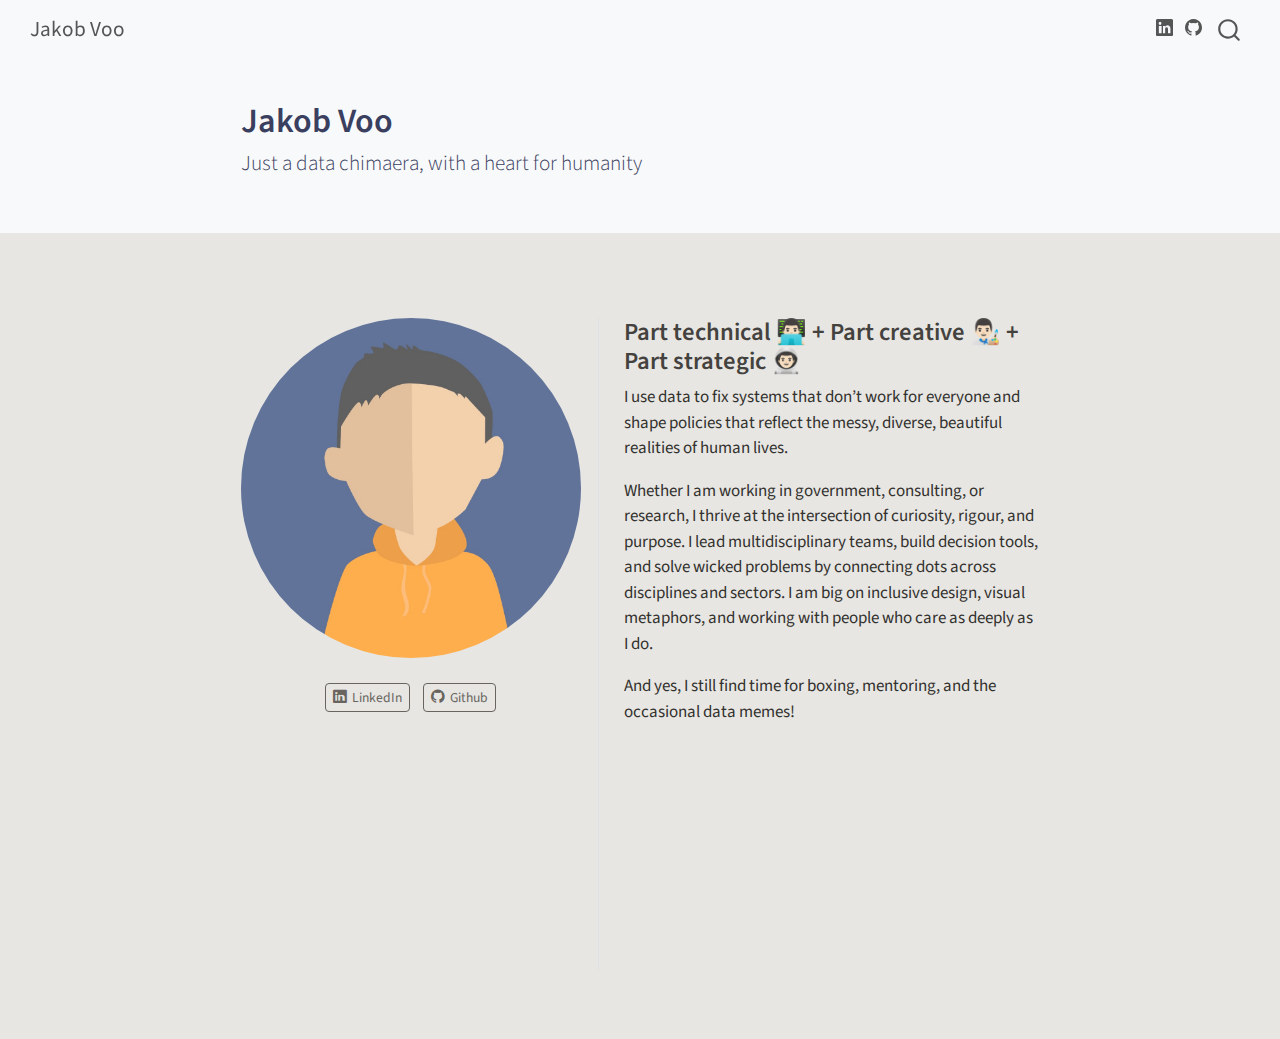
<file: index.html>
<html xmlns="http://www.w3.org/1999/xhtml">    
  <head>      
    <title>Redirect to home.html</title>      
    <meta http-equiv="refresh" content="0;URL='home.html'" />    
  </head>    
  <body> 
  </body>  
</html>
</file>
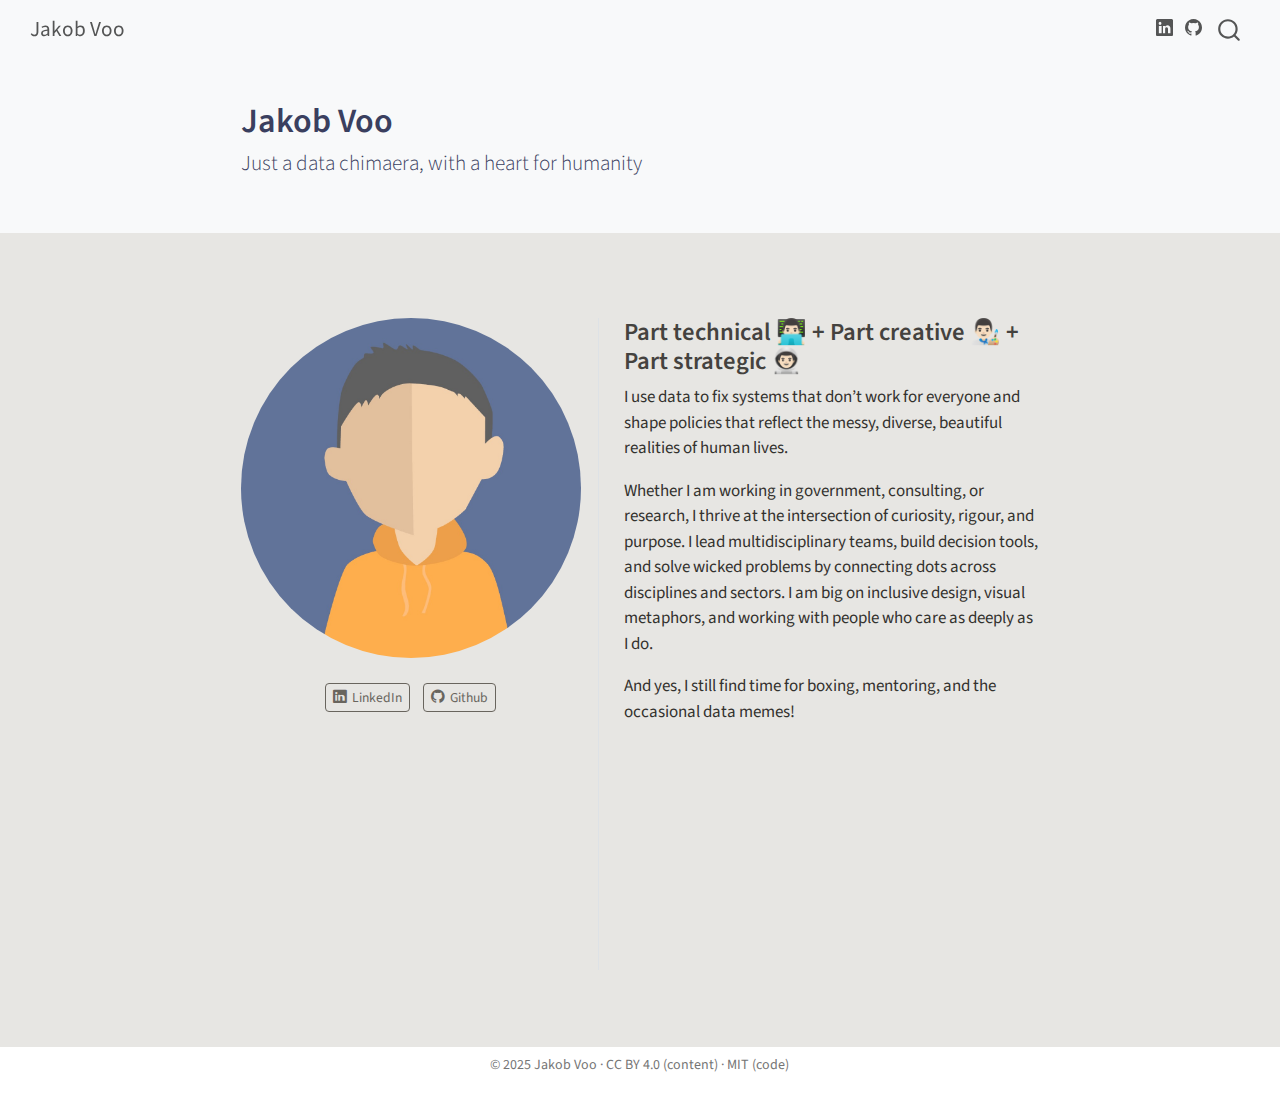
<file: home.html>
<!DOCTYPE html>
<html xmlns="http://www.w3.org/1999/xhtml" lang="en" xml:lang="en"><head>

<meta charset="utf-8">
<meta name="generator" content="quarto-1.7.32">

<meta name="viewport" content="width=device-width, initial-scale=1.0, user-scalable=yes">


<title>Jakob Voo</title>
<style>
code{white-space: pre-wrap;}
span.smallcaps{font-variant: small-caps;}
div.columns{display: flex; gap: min(4vw, 1.5em);}
div.column{flex: auto; overflow-x: auto;}
div.hanging-indent{margin-left: 1.5em; text-indent: -1.5em;}
ul.task-list{list-style: none;}
ul.task-list li input[type="checkbox"] {
  width: 0.8em;
  margin: 0 0.8em 0.2em -1em; /* quarto-specific, see https://github.com/quarto-dev/quarto-cli/issues/4556 */ 
  vertical-align: middle;
}
</style>


<script src="site_libs/quarto-nav/quarto-nav.js"></script>
<script src="site_libs/quarto-nav/headroom.min.js"></script>
<script src="site_libs/clipboard/clipboard.min.js"></script>
<script src="site_libs/quarto-search/autocomplete.umd.js"></script>
<script src="site_libs/quarto-search/fuse.min.js"></script>
<script src="site_libs/quarto-search/quarto-search.js"></script>
<meta name="quarto:offset" content="./">
<script src="site_libs/quarto-html/quarto.js" type="module"></script>
<script src="site_libs/quarto-html/tabsets/tabsets.js" type="module"></script>
<script src="site_libs/quarto-html/popper.min.js"></script>
<script src="site_libs/quarto-html/tippy.umd.min.js"></script>
<link href="site_libs/quarto-html/tippy.css" rel="stylesheet">
<link href="site_libs/quarto-html/quarto-syntax-highlighting-5b7483c97dc30dc8d012982105b21dc6.css" rel="stylesheet" id="quarto-text-highlighting-styles">
<script src="site_libs/bootstrap/bootstrap.min.js"></script>
<link href="site_libs/bootstrap/bootstrap-icons.css" rel="stylesheet">
<link href="site_libs/bootstrap/bootstrap-cf0ad2efb24fac0bbfa145a543a5f50f.min.css" rel="stylesheet" append-hash="true" id="quarto-bootstrap" data-mode="light">
<script id="quarto-search-options" type="application/json">{
  "location": "navbar",
  "copy-button": false,
  "collapse-after": 3,
  "panel-placement": "end",
  "type": "overlay",
  "limit": 50,
  "keyboard-shortcut": [
    "f",
    "/",
    "s"
  ],
  "show-item-context": false,
  "language": {
    "search-no-results-text": "No results",
    "search-matching-documents-text": "matching documents",
    "search-copy-link-title": "Copy link to search",
    "search-hide-matches-text": "Hide additional matches",
    "search-more-match-text": "more match in this document",
    "search-more-matches-text": "more matches in this document",
    "search-clear-button-title": "Clear",
    "search-text-placeholder": "",
    "search-detached-cancel-button-title": "Cancel",
    "search-submit-button-title": "Submit",
    "search-label": "Search"
  }
}</script>
<style>

      .quarto-title-block .quarto-title-banner h1,
      .quarto-title-block .quarto-title-banner h2,
      .quarto-title-block .quarto-title-banner h3,
      .quarto-title-block .quarto-title-banner h4,
      .quarto-title-block .quarto-title-banner h5,
      .quarto-title-block .quarto-title-banner h6
      {
        color: #3A3F5F;
      }

      .quarto-title-block .quarto-title-banner {
        color: #3A3F5F;
      }
</style>


<meta property="og:title" content="Jakob Voo">
<meta property="og:description" content="Just a data chimaera, with a heart for humanity">
<meta property="og:image" content="https://jakobvoo.github.io/featureless-cartoonised-face.jpeg">
<meta property="og:site_name" content="Jakob Voo">
</head>

<body class="nav-fixed fullcontent quarto-light">

<div id="quarto-search-results"></div>
  <header id="quarto-header" class="headroom fixed-top quarto-banner">
    <nav class="navbar navbar-expand-lg " data-bs-theme="dark">
      <div class="navbar-container container-fluid">
      <div class="navbar-brand-container mx-auto">
    <a class="navbar-brand" href="./index.html">
    <span class="navbar-title">Jakob Voo</span>
    </a>
  </div>
        <div class="quarto-navbar-tools tools-end">
    <a href="https://linkedin.com/in/jakobvoo/" title="" class="quarto-navigation-tool px-1" aria-label=""><i class="bi bi-linkedin"></i></a>
    <a href="https://github.com/jakobvoo" title="" class="quarto-navigation-tool px-1" aria-label=""><i class="bi bi-github"></i></a>
</div>
          <div id="quarto-search" class="" title="Search"></div>
      </div> <!-- /container-fluid -->
    </nav>
</header>
<!-- content -->
<header id="title-block-header" class="quarto-title-block default page-columns page-full">
  <div class="quarto-title-banner page-columns page-full">
    <div class="quarto-title column-body">
      <h1 class="title">Jakob Voo</h1>
            <p class="subtitle lead">Just a data chimaera, with a heart for humanity</p>
                      </div>
  </div>
  <div class="quarto-title-meta">
    </div>
  </header><div id="quarto-content" class="quarto-container page-columns page-rows-contents page-layout-article page-navbar">
<!-- sidebar -->
<!-- margin-sidebar -->
    
<!-- main -->
<div class="quarto-about-trestles">
  <div class="about-entity">
    <img src="featureless-cartoonised-face.jpeg" class="about-image
  round " style="height: 20em; width: 20em;">

    <div class="about-links">
  <a href="https://linkedin.com/in/jakobvoo/" class="about-link" rel="" target="">
    <i class="bi bi-linkedin"></i>
     <span class="about-link-text">LinkedIn</span>
  </a>
  <a href="https://github.com/jakobvoo" class="about-link" rel="" target="">
    <i class="bi bi-github"></i>
     <span class="about-link-text">Github</span>
  </a>
</div>
  </div>
  <div class="about-contents"><main class="content quarto-banner-title-block" id="quarto-document-content">
<section id="part-technical-part-creative-part-strategic" class="level3">
<h3 data-anchor-id="part-technical-part-creative-part-strategic">Part technical 👨🏻‍💻 + Part creative 👨🏻‍🎨 + Part strategic 👨🏻‍🚀</h3>
<p>I use data to fix systems that don’t work for everyone and shape policies that reflect the messy, diverse, beautiful realities of human lives.</p>
<p>Whether I am working in government, consulting, or research, I thrive at the intersection of curiosity, rigour, and purpose. I lead multidisciplinary teams, build decision tools, and solve wicked problems by connecting dots across disciplines and sectors. I am big on inclusive design, visual metaphors, and working with people who care as deeply as I do.</p>
<p>And yes, I still find time for boxing, mentoring, and the occasional data memes!</p>


</section>
</main></div>
</div>
 <!-- /main -->
<script id="quarto-html-after-body" type="application/javascript">
  window.document.addEventListener("DOMContentLoaded", function (event) {
    const isCodeAnnotation = (el) => {
      for (const clz of el.classList) {
        if (clz.startsWith('code-annotation-')) {                     
          return true;
        }
      }
      return false;
    }
    const onCopySuccess = function(e) {
      // button target
      const button = e.trigger;
      // don't keep focus
      button.blur();
      // flash "checked"
      button.classList.add('code-copy-button-checked');
      var currentTitle = button.getAttribute("title");
      button.setAttribute("title", "Copied!");
      let tooltip;
      if (window.bootstrap) {
        button.setAttribute("data-bs-toggle", "tooltip");
        button.setAttribute("data-bs-placement", "left");
        button.setAttribute("data-bs-title", "Copied!");
        tooltip = new bootstrap.Tooltip(button, 
          { trigger: "manual", 
            customClass: "code-copy-button-tooltip",
            offset: [0, -8]});
        tooltip.show();    
      }
      setTimeout(function() {
        if (tooltip) {
          tooltip.hide();
          button.removeAttribute("data-bs-title");
          button.removeAttribute("data-bs-toggle");
          button.removeAttribute("data-bs-placement");
        }
        button.setAttribute("title", currentTitle);
        button.classList.remove('code-copy-button-checked');
      }, 1000);
      // clear code selection
      e.clearSelection();
    }
    const getTextToCopy = function(trigger) {
        const codeEl = trigger.previousElementSibling.cloneNode(true);
        for (const childEl of codeEl.children) {
          if (isCodeAnnotation(childEl)) {
            childEl.remove();
          }
        }
        return codeEl.innerText;
    }
    const clipboard = new window.ClipboardJS('.code-copy-button:not([data-in-quarto-modal])', {
      text: getTextToCopy
    });
    clipboard.on('success', onCopySuccess);
    if (window.document.getElementById('quarto-embedded-source-code-modal')) {
      const clipboardModal = new window.ClipboardJS('.code-copy-button[data-in-quarto-modal]', {
        text: getTextToCopy,
        container: window.document.getElementById('quarto-embedded-source-code-modal')
      });
      clipboardModal.on('success', onCopySuccess);
    }
      var localhostRegex = new RegExp(/^(?:http|https):\/\/localhost\:?[0-9]*\//);
      var mailtoRegex = new RegExp(/^mailto:/);
        var filterRegex = new RegExp("https:\/\/jakobvoo\.github\.io\/");
      var isInternal = (href) => {
          return filterRegex.test(href) || localhostRegex.test(href) || mailtoRegex.test(href);
      }
      // Inspect non-navigation links and adorn them if external
     var links = window.document.querySelectorAll('a[href]:not(.nav-link):not(.navbar-brand):not(.toc-action):not(.sidebar-link):not(.sidebar-item-toggle):not(.pagination-link):not(.no-external):not([aria-hidden]):not(.dropdown-item):not(.quarto-navigation-tool):not(.about-link)');
      for (var i=0; i<links.length; i++) {
        const link = links[i];
        if (!isInternal(link.href)) {
          // undo the damage that might have been done by quarto-nav.js in the case of
          // links that we want to consider external
          if (link.dataset.originalHref !== undefined) {
            link.href = link.dataset.originalHref;
          }
        }
      }
    function tippyHover(el, contentFn, onTriggerFn, onUntriggerFn) {
      const config = {
        allowHTML: true,
        maxWidth: 500,
        delay: 100,
        arrow: false,
        appendTo: function(el) {
            return el.parentElement;
        },
        interactive: true,
        interactiveBorder: 10,
        theme: 'quarto',
        placement: 'bottom-start',
      };
      if (contentFn) {
        config.content = contentFn;
      }
      if (onTriggerFn) {
        config.onTrigger = onTriggerFn;
      }
      if (onUntriggerFn) {
        config.onUntrigger = onUntriggerFn;
      }
      window.tippy(el, config); 
    }
    const noterefs = window.document.querySelectorAll('a[role="doc-noteref"]');
    for (var i=0; i<noterefs.length; i++) {
      const ref = noterefs[i];
      tippyHover(ref, function() {
        // use id or data attribute instead here
        let href = ref.getAttribute('data-footnote-href') || ref.getAttribute('href');
        try { href = new URL(href).hash; } catch {}
        const id = href.replace(/^#\/?/, "");
        const note = window.document.getElementById(id);
        if (note) {
          return note.innerHTML;
        } else {
          return "";
        }
      });
    }
    const xrefs = window.document.querySelectorAll('a.quarto-xref');
    const processXRef = (id, note) => {
      // Strip column container classes
      const stripColumnClz = (el) => {
        el.classList.remove("page-full", "page-columns");
        if (el.children) {
          for (const child of el.children) {
            stripColumnClz(child);
          }
        }
      }
      stripColumnClz(note)
      if (id === null || id.startsWith('sec-')) {
        // Special case sections, only their first couple elements
        const container = document.createElement("div");
        if (note.children && note.children.length > 2) {
          container.appendChild(note.children[0].cloneNode(true));
          for (let i = 1; i < note.children.length; i++) {
            const child = note.children[i];
            if (child.tagName === "P" && child.innerText === "") {
              continue;
            } else {
              container.appendChild(child.cloneNode(true));
              break;
            }
          }
          if (window.Quarto?.typesetMath) {
            window.Quarto.typesetMath(container);
          }
          return container.innerHTML
        } else {
          if (window.Quarto?.typesetMath) {
            window.Quarto.typesetMath(note);
          }
          return note.innerHTML;
        }
      } else {
        // Remove any anchor links if they are present
        const anchorLink = note.querySelector('a.anchorjs-link');
        if (anchorLink) {
          anchorLink.remove();
        }
        if (window.Quarto?.typesetMath) {
          window.Quarto.typesetMath(note);
        }
        if (note.classList.contains("callout")) {
          return note.outerHTML;
        } else {
          return note.innerHTML;
        }
      }
    }
    for (var i=0; i<xrefs.length; i++) {
      const xref = xrefs[i];
      tippyHover(xref, undefined, function(instance) {
        instance.disable();
        let url = xref.getAttribute('href');
        let hash = undefined; 
        if (url.startsWith('#')) {
          hash = url;
        } else {
          try { hash = new URL(url).hash; } catch {}
        }
        if (hash) {
          const id = hash.replace(/^#\/?/, "");
          const note = window.document.getElementById(id);
          if (note !== null) {
            try {
              const html = processXRef(id, note.cloneNode(true));
              instance.setContent(html);
            } finally {
              instance.enable();
              instance.show();
            }
          } else {
            // See if we can fetch this
            fetch(url.split('#')[0])
            .then(res => res.text())
            .then(html => {
              const parser = new DOMParser();
              const htmlDoc = parser.parseFromString(html, "text/html");
              const note = htmlDoc.getElementById(id);
              if (note !== null) {
                const html = processXRef(id, note);
                instance.setContent(html);
              } 
            }).finally(() => {
              instance.enable();
              instance.show();
            });
          }
        } else {
          // See if we can fetch a full url (with no hash to target)
          // This is a special case and we should probably do some content thinning / targeting
          fetch(url)
          .then(res => res.text())
          .then(html => {
            const parser = new DOMParser();
            const htmlDoc = parser.parseFromString(html, "text/html");
            const note = htmlDoc.querySelector('main.content');
            if (note !== null) {
              // This should only happen for chapter cross references
              // (since there is no id in the URL)
              // remove the first header
              if (note.children.length > 0 && note.children[0].tagName === "HEADER") {
                note.children[0].remove();
              }
              const html = processXRef(null, note);
              instance.setContent(html);
            } 
          }).finally(() => {
            instance.enable();
            instance.show();
          });
        }
      }, function(instance) {
      });
    }
        let selectedAnnoteEl;
        const selectorForAnnotation = ( cell, annotation) => {
          let cellAttr = 'data-code-cell="' + cell + '"';
          let lineAttr = 'data-code-annotation="' +  annotation + '"';
          const selector = 'span[' + cellAttr + '][' + lineAttr + ']';
          return selector;
        }
        const selectCodeLines = (annoteEl) => {
          const doc = window.document;
          const targetCell = annoteEl.getAttribute("data-target-cell");
          const targetAnnotation = annoteEl.getAttribute("data-target-annotation");
          const annoteSpan = window.document.querySelector(selectorForAnnotation(targetCell, targetAnnotation));
          const lines = annoteSpan.getAttribute("data-code-lines").split(",");
          const lineIds = lines.map((line) => {
            return targetCell + "-" + line;
          })
          let top = null;
          let height = null;
          let parent = null;
          if (lineIds.length > 0) {
              //compute the position of the single el (top and bottom and make a div)
              const el = window.document.getElementById(lineIds[0]);
              top = el.offsetTop;
              height = el.offsetHeight;
              parent = el.parentElement.parentElement;
            if (lineIds.length > 1) {
              const lastEl = window.document.getElementById(lineIds[lineIds.length - 1]);
              const bottom = lastEl.offsetTop + lastEl.offsetHeight;
              height = bottom - top;
            }
            if (top !== null && height !== null && parent !== null) {
              // cook up a div (if necessary) and position it 
              let div = window.document.getElementById("code-annotation-line-highlight");
              if (div === null) {
                div = window.document.createElement("div");
                div.setAttribute("id", "code-annotation-line-highlight");
                div.style.position = 'absolute';
                parent.appendChild(div);
              }
              div.style.top = top - 2 + "px";
              div.style.height = height + 4 + "px";
              div.style.left = 0;
              let gutterDiv = window.document.getElementById("code-annotation-line-highlight-gutter");
              if (gutterDiv === null) {
                gutterDiv = window.document.createElement("div");
                gutterDiv.setAttribute("id", "code-annotation-line-highlight-gutter");
                gutterDiv.style.position = 'absolute';
                const codeCell = window.document.getElementById(targetCell);
                const gutter = codeCell.querySelector('.code-annotation-gutter');
                gutter.appendChild(gutterDiv);
              }
              gutterDiv.style.top = top - 2 + "px";
              gutterDiv.style.height = height + 4 + "px";
            }
            selectedAnnoteEl = annoteEl;
          }
        };
        const unselectCodeLines = () => {
          const elementsIds = ["code-annotation-line-highlight", "code-annotation-line-highlight-gutter"];
          elementsIds.forEach((elId) => {
            const div = window.document.getElementById(elId);
            if (div) {
              div.remove();
            }
          });
          selectedAnnoteEl = undefined;
        };
          // Handle positioning of the toggle
      window.addEventListener(
        "resize",
        throttle(() => {
          elRect = undefined;
          if (selectedAnnoteEl) {
            selectCodeLines(selectedAnnoteEl);
          }
        }, 10)
      );
      function throttle(fn, ms) {
      let throttle = false;
      let timer;
        return (...args) => {
          if(!throttle) { // first call gets through
              fn.apply(this, args);
              throttle = true;
          } else { // all the others get throttled
              if(timer) clearTimeout(timer); // cancel #2
              timer = setTimeout(() => {
                fn.apply(this, args);
                timer = throttle = false;
              }, ms);
          }
        };
      }
        const annoteTargets = window.document.querySelectorAll('.code-annotation-anchor');
        for (let i=0; i<annoteTargets.length; i++) {
          const annoteTarget = annoteTargets[i];
          const targetCell = annoteTarget.getAttribute("data-target-cell");
          const targetAnnotation = annoteTarget.getAttribute("data-target-annotation");
          const contentFn = () => {
            const content = window.document.querySelector(selectorForAnnotation(targetCell, targetAnnotation));
            if (content) {
              const tipContent = content.cloneNode(true);
              tipContent.classList.add("code-annotation-tip-content");
              return tipContent.outerHTML;
            }
          }
          const config = {
            allowHTML: true,
            content: contentFn,
            onShow: (instance) => {
              selectCodeLines(instance.reference);
              instance.reference.classList.add('code-annotation-active');
              window.tippy.hideAll();
            },
            onHide: (instance) => {
              unselectCodeLines();
              instance.reference.classList.remove('code-annotation-active');
            },
            maxWidth: 300,
            delay: [50, 0],
            duration: [200, 0],
            offset: [5, 10],
            arrow: true,
            appendTo: function(el) {
              return el.parentElement.parentElement.parentElement;
            },
            interactive: true,
            interactiveBorder: 10,
            theme: 'quarto',
            placement: 'right',
            popperOptions: {
              modifiers: [
              {
                name: 'flip',
                options: {
                  flipVariations: false, // true by default
                  allowedAutoPlacements: ['right'],
                  fallbackPlacements: ['right', 'top', 'top-start', 'top-end', 'bottom', 'bottom-start', 'bottom-end', 'left'],
                },
              },
              {
                name: 'preventOverflow',
                options: {
                  mainAxis: false,
                  altAxis: false
                }
              }
              ]        
            }      
          };
          window.tippy(annoteTarget, config); 
        }
    const findCites = (el) => {
      const parentEl = el.parentElement;
      if (parentEl) {
        const cites = parentEl.dataset.cites;
        if (cites) {
          return {
            el,
            cites: cites.split(' ')
          };
        } else {
          return findCites(el.parentElement)
        }
      } else {
        return undefined;
      }
    };
    var bibliorefs = window.document.querySelectorAll('a[role="doc-biblioref"]');
    for (var i=0; i<bibliorefs.length; i++) {
      const ref = bibliorefs[i];
      const citeInfo = findCites(ref);
      if (citeInfo) {
        tippyHover(citeInfo.el, function() {
          var popup = window.document.createElement('div');
          citeInfo.cites.forEach(function(cite) {
            var citeDiv = window.document.createElement('div');
            citeDiv.classList.add('hanging-indent');
            citeDiv.classList.add('csl-entry');
            var biblioDiv = window.document.getElementById('ref-' + cite);
            if (biblioDiv) {
              citeDiv.innerHTML = biblioDiv.innerHTML;
            }
            popup.appendChild(citeDiv);
          });
          return popup.innerHTML;
        });
      }
    }
  });
  </script>
</div> <!-- /content -->
<footer class="footer">
  <div class="nav-footer">
    <div class="nav-footer-left">
      &nbsp;
    </div>   
    <div class="nav-footer-center">
<p>© 2025 Jakob Voo · CC BY 4.0 (content) · MIT (code)</p>
</div>
    <div class="nav-footer-right">
      &nbsp;
    </div>
  </div>
</footer>




</body></html>
</file>
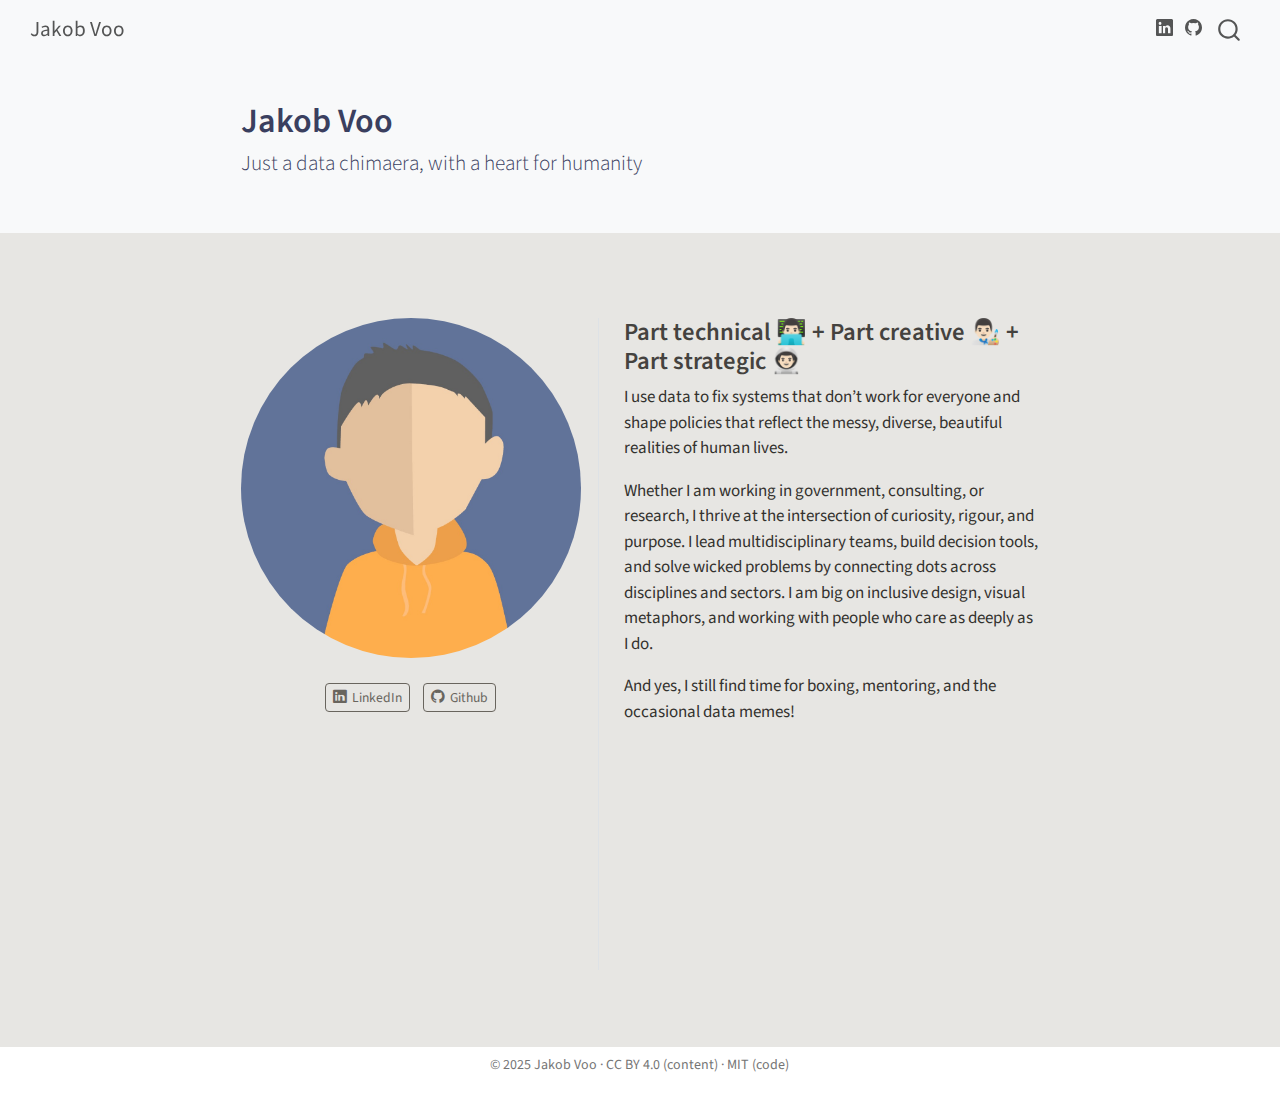
<file: jakobvoo.github.io.html>
<!DOCTYPE html>
<html xmlns="http://www.w3.org/1999/xhtml" lang="en" xml:lang="en"><head>

<meta charset="utf-8">
<meta name="generator" content="quarto-1.7.32">

<meta name="viewport" content="width=device-width, initial-scale=1.0, user-scalable=yes">


<title>Jakob Voo</title>
<style>
code{white-space: pre-wrap;}
span.smallcaps{font-variant: small-caps;}
div.columns{display: flex; gap: min(4vw, 1.5em);}
div.column{flex: auto; overflow-x: auto;}
div.hanging-indent{margin-left: 1.5em; text-indent: -1.5em;}
ul.task-list{list-style: none;}
ul.task-list li input[type="checkbox"] {
  width: 0.8em;
  margin: 0 0.8em 0.2em -1em; /* quarto-specific, see https://github.com/quarto-dev/quarto-cli/issues/4556 */ 
  vertical-align: middle;
}
</style>


<script src="site_libs/quarto-nav/quarto-nav.js"></script>
<script src="site_libs/quarto-nav/headroom.min.js"></script>
<script src="site_libs/clipboard/clipboard.min.js"></script>
<script src="site_libs/quarto-search/autocomplete.umd.js"></script>
<script src="site_libs/quarto-search/fuse.min.js"></script>
<script src="site_libs/quarto-search/quarto-search.js"></script>
<meta name="quarto:offset" content="./">
<script src="site_libs/quarto-html/quarto.js" type="module"></script>
<script src="site_libs/quarto-html/tabsets/tabsets.js" type="module"></script>
<script src="site_libs/quarto-html/popper.min.js"></script>
<script src="site_libs/quarto-html/tippy.umd.min.js"></script>
<link href="site_libs/quarto-html/tippy.css" rel="stylesheet">
<link href="site_libs/quarto-html/quarto-syntax-highlighting-5b7483c97dc30dc8d012982105b21dc6.css" rel="stylesheet" id="quarto-text-highlighting-styles">
<script src="site_libs/bootstrap/bootstrap.min.js"></script>
<link href="site_libs/bootstrap/bootstrap-icons.css" rel="stylesheet">
<link href="site_libs/bootstrap/bootstrap-cf0ad2efb24fac0bbfa145a543a5f50f.min.css" rel="stylesheet" append-hash="true" id="quarto-bootstrap" data-mode="light">
<script id="quarto-search-options" type="application/json">{
  "location": "navbar",
  "copy-button": false,
  "collapse-after": 3,
  "panel-placement": "end",
  "type": "overlay",
  "limit": 50,
  "keyboard-shortcut": [
    "f",
    "/",
    "s"
  ],
  "show-item-context": false,
  "language": {
    "search-no-results-text": "No results",
    "search-matching-documents-text": "matching documents",
    "search-copy-link-title": "Copy link to search",
    "search-hide-matches-text": "Hide additional matches",
    "search-more-match-text": "more match in this document",
    "search-more-matches-text": "more matches in this document",
    "search-clear-button-title": "Clear",
    "search-text-placeholder": "",
    "search-detached-cancel-button-title": "Cancel",
    "search-submit-button-title": "Submit",
    "search-label": "Search"
  }
}</script>
<style>

      .quarto-title-block .quarto-title-banner h1,
      .quarto-title-block .quarto-title-banner h2,
      .quarto-title-block .quarto-title-banner h3,
      .quarto-title-block .quarto-title-banner h4,
      .quarto-title-block .quarto-title-banner h5,
      .quarto-title-block .quarto-title-banner h6
      {
        color: #3A3F5F;
      }

      .quarto-title-block .quarto-title-banner {
        color: #3A3F5F;
      }
</style>


<meta property="og:title" content="Jakob Voo">
<meta property="og:description" content="Just a data chimaera, with a heart for humanity">
<meta property="og:image" content="https://jakobvoo.github.io/featureless-cartoonised-face.jpeg">
<meta property="og:site_name" content="Jakob Voo">
</head>

<body class="nav-fixed fullcontent quarto-light">

<div id="quarto-search-results"></div>
  <header id="quarto-header" class="headroom fixed-top quarto-banner">
    <nav class="navbar navbar-expand-lg " data-bs-theme="dark">
      <div class="navbar-container container-fluid">
      <div class="navbar-brand-container mx-auto">
    <a class="navbar-brand" href="./index.html">
    <span class="navbar-title">Jakob Voo</span>
    </a>
  </div>
        <div class="quarto-navbar-tools tools-end">
    <a href="https://linkedin.com/in/jakobvoo/" title="" class="quarto-navigation-tool px-1" aria-label=""><i class="bi bi-linkedin"></i></a>
    <a href="https://github.com/jakobvtv" title="" class="quarto-navigation-tool px-1" aria-label=""><i class="bi bi-github"></i></a>
</div>
          <div id="quarto-search" class="" title="Search"></div>
      </div> <!-- /container-fluid -->
    </nav>
</header>
<!-- content -->
<header id="title-block-header" class="quarto-title-block default page-columns page-full">
  <div class="quarto-title-banner page-columns page-full">
    <div class="quarto-title column-body">
      <h1 class="title">Jakob Voo</h1>
            <p class="subtitle lead">Just a data chimaera, with a heart for humanity</p>
                      </div>
  </div>
  <div class="quarto-title-meta">
    </div>
  </header><div id="quarto-content" class="quarto-container page-columns page-rows-contents page-layout-article page-navbar">
<!-- sidebar -->
<!-- margin-sidebar -->
    
<!-- main -->
<div class="quarto-about-trestles">
  <div class="about-entity">
    <img src="featureless-cartoonised-face.jpeg" class="about-image
  round " style="height: 20em; width: 20em;">

    <div class="about-links">
  <a href="https://linkedin.com/in/jakobvoo/" class="about-link" rel="" target="">
    <i class="bi bi-linkedin"></i>
     <span class="about-link-text">LinkedIn</span>
  </a>
  <a href="https://github.com/jakobvtv" class="about-link" rel="" target="">
    <i class="bi bi-github"></i>
     <span class="about-link-text">Github</span>
  </a>
</div>
  </div>
  <div class="about-contents"><main class="content quarto-banner-title-block" id="quarto-document-content">
<section id="part-technical-part-creative-part-strategic" class="level3">
<h3 data-anchor-id="part-technical-part-creative-part-strategic">Part technical 👨🏻‍💻 + Part creative 👨🏻‍🎨 + Part strategic 👨🏻‍🚀</h3>
<p>I use data to fix systems that don’t work for everyone and shape policies that reflect the messy, diverse, beautiful realities of human lives.</p>
<p>Whether I am working in government, consulting, or research, I thrive at the intersection of curiosity, rigour, and purpose. I lead multidisciplinary teams, build decision tools, and solve wicked problems by connecting dots across disciplines and sectors. I am big on inclusive design, visual metaphors, and working with people who care as deeply as I do.</p>
<p>And yes, I still find time for boxing, mentoring, and the occasional data memes!</p>


</section>
</main></div>
</div>
 <!-- /main -->
<script id="quarto-html-after-body" type="application/javascript">
  window.document.addEventListener("DOMContentLoaded", function (event) {
    const isCodeAnnotation = (el) => {
      for (const clz of el.classList) {
        if (clz.startsWith('code-annotation-')) {                     
          return true;
        }
      }
      return false;
    }
    const onCopySuccess = function(e) {
      // button target
      const button = e.trigger;
      // don't keep focus
      button.blur();
      // flash "checked"
      button.classList.add('code-copy-button-checked');
      var currentTitle = button.getAttribute("title");
      button.setAttribute("title", "Copied!");
      let tooltip;
      if (window.bootstrap) {
        button.setAttribute("data-bs-toggle", "tooltip");
        button.setAttribute("data-bs-placement", "left");
        button.setAttribute("data-bs-title", "Copied!");
        tooltip = new bootstrap.Tooltip(button, 
          { trigger: "manual", 
            customClass: "code-copy-button-tooltip",
            offset: [0, -8]});
        tooltip.show();    
      }
      setTimeout(function() {
        if (tooltip) {
          tooltip.hide();
          button.removeAttribute("data-bs-title");
          button.removeAttribute("data-bs-toggle");
          button.removeAttribute("data-bs-placement");
        }
        button.setAttribute("title", currentTitle);
        button.classList.remove('code-copy-button-checked');
      }, 1000);
      // clear code selection
      e.clearSelection();
    }
    const getTextToCopy = function(trigger) {
        const codeEl = trigger.previousElementSibling.cloneNode(true);
        for (const childEl of codeEl.children) {
          if (isCodeAnnotation(childEl)) {
            childEl.remove();
          }
        }
        return codeEl.innerText;
    }
    const clipboard = new window.ClipboardJS('.code-copy-button:not([data-in-quarto-modal])', {
      text: getTextToCopy
    });
    clipboard.on('success', onCopySuccess);
    if (window.document.getElementById('quarto-embedded-source-code-modal')) {
      const clipboardModal = new window.ClipboardJS('.code-copy-button[data-in-quarto-modal]', {
        text: getTextToCopy,
        container: window.document.getElementById('quarto-embedded-source-code-modal')
      });
      clipboardModal.on('success', onCopySuccess);
    }
      var localhostRegex = new RegExp(/^(?:http|https):\/\/localhost\:?[0-9]*\//);
      var mailtoRegex = new RegExp(/^mailto:/);
        var filterRegex = new RegExp("https:\/\/jakobvoo\.github\.io\/");
      var isInternal = (href) => {
          return filterRegex.test(href) || localhostRegex.test(href) || mailtoRegex.test(href);
      }
      // Inspect non-navigation links and adorn them if external
     var links = window.document.querySelectorAll('a[href]:not(.nav-link):not(.navbar-brand):not(.toc-action):not(.sidebar-link):not(.sidebar-item-toggle):not(.pagination-link):not(.no-external):not([aria-hidden]):not(.dropdown-item):not(.quarto-navigation-tool):not(.about-link)');
      for (var i=0; i<links.length; i++) {
        const link = links[i];
        if (!isInternal(link.href)) {
          // undo the damage that might have been done by quarto-nav.js in the case of
          // links that we want to consider external
          if (link.dataset.originalHref !== undefined) {
            link.href = link.dataset.originalHref;
          }
        }
      }
    function tippyHover(el, contentFn, onTriggerFn, onUntriggerFn) {
      const config = {
        allowHTML: true,
        maxWidth: 500,
        delay: 100,
        arrow: false,
        appendTo: function(el) {
            return el.parentElement;
        },
        interactive: true,
        interactiveBorder: 10,
        theme: 'quarto',
        placement: 'bottom-start',
      };
      if (contentFn) {
        config.content = contentFn;
      }
      if (onTriggerFn) {
        config.onTrigger = onTriggerFn;
      }
      if (onUntriggerFn) {
        config.onUntrigger = onUntriggerFn;
      }
      window.tippy(el, config); 
    }
    const noterefs = window.document.querySelectorAll('a[role="doc-noteref"]');
    for (var i=0; i<noterefs.length; i++) {
      const ref = noterefs[i];
      tippyHover(ref, function() {
        // use id or data attribute instead here
        let href = ref.getAttribute('data-footnote-href') || ref.getAttribute('href');
        try { href = new URL(href).hash; } catch {}
        const id = href.replace(/^#\/?/, "");
        const note = window.document.getElementById(id);
        if (note) {
          return note.innerHTML;
        } else {
          return "";
        }
      });
    }
    const xrefs = window.document.querySelectorAll('a.quarto-xref');
    const processXRef = (id, note) => {
      // Strip column container classes
      const stripColumnClz = (el) => {
        el.classList.remove("page-full", "page-columns");
        if (el.children) {
          for (const child of el.children) {
            stripColumnClz(child);
          }
        }
      }
      stripColumnClz(note)
      if (id === null || id.startsWith('sec-')) {
        // Special case sections, only their first couple elements
        const container = document.createElement("div");
        if (note.children && note.children.length > 2) {
          container.appendChild(note.children[0].cloneNode(true));
          for (let i = 1; i < note.children.length; i++) {
            const child = note.children[i];
            if (child.tagName === "P" && child.innerText === "") {
              continue;
            } else {
              container.appendChild(child.cloneNode(true));
              break;
            }
          }
          if (window.Quarto?.typesetMath) {
            window.Quarto.typesetMath(container);
          }
          return container.innerHTML
        } else {
          if (window.Quarto?.typesetMath) {
            window.Quarto.typesetMath(note);
          }
          return note.innerHTML;
        }
      } else {
        // Remove any anchor links if they are present
        const anchorLink = note.querySelector('a.anchorjs-link');
        if (anchorLink) {
          anchorLink.remove();
        }
        if (window.Quarto?.typesetMath) {
          window.Quarto.typesetMath(note);
        }
        if (note.classList.contains("callout")) {
          return note.outerHTML;
        } else {
          return note.innerHTML;
        }
      }
    }
    for (var i=0; i<xrefs.length; i++) {
      const xref = xrefs[i];
      tippyHover(xref, undefined, function(instance) {
        instance.disable();
        let url = xref.getAttribute('href');
        let hash = undefined; 
        if (url.startsWith('#')) {
          hash = url;
        } else {
          try { hash = new URL(url).hash; } catch {}
        }
        if (hash) {
          const id = hash.replace(/^#\/?/, "");
          const note = window.document.getElementById(id);
          if (note !== null) {
            try {
              const html = processXRef(id, note.cloneNode(true));
              instance.setContent(html);
            } finally {
              instance.enable();
              instance.show();
            }
          } else {
            // See if we can fetch this
            fetch(url.split('#')[0])
            .then(res => res.text())
            .then(html => {
              const parser = new DOMParser();
              const htmlDoc = parser.parseFromString(html, "text/html");
              const note = htmlDoc.getElementById(id);
              if (note !== null) {
                const html = processXRef(id, note);
                instance.setContent(html);
              } 
            }).finally(() => {
              instance.enable();
              instance.show();
            });
          }
        } else {
          // See if we can fetch a full url (with no hash to target)
          // This is a special case and we should probably do some content thinning / targeting
          fetch(url)
          .then(res => res.text())
          .then(html => {
            const parser = new DOMParser();
            const htmlDoc = parser.parseFromString(html, "text/html");
            const note = htmlDoc.querySelector('main.content');
            if (note !== null) {
              // This should only happen for chapter cross references
              // (since there is no id in the URL)
              // remove the first header
              if (note.children.length > 0 && note.children[0].tagName === "HEADER") {
                note.children[0].remove();
              }
              const html = processXRef(null, note);
              instance.setContent(html);
            } 
          }).finally(() => {
            instance.enable();
            instance.show();
          });
        }
      }, function(instance) {
      });
    }
        let selectedAnnoteEl;
        const selectorForAnnotation = ( cell, annotation) => {
          let cellAttr = 'data-code-cell="' + cell + '"';
          let lineAttr = 'data-code-annotation="' +  annotation + '"';
          const selector = 'span[' + cellAttr + '][' + lineAttr + ']';
          return selector;
        }
        const selectCodeLines = (annoteEl) => {
          const doc = window.document;
          const targetCell = annoteEl.getAttribute("data-target-cell");
          const targetAnnotation = annoteEl.getAttribute("data-target-annotation");
          const annoteSpan = window.document.querySelector(selectorForAnnotation(targetCell, targetAnnotation));
          const lines = annoteSpan.getAttribute("data-code-lines").split(",");
          const lineIds = lines.map((line) => {
            return targetCell + "-" + line;
          })
          let top = null;
          let height = null;
          let parent = null;
          if (lineIds.length > 0) {
              //compute the position of the single el (top and bottom and make a div)
              const el = window.document.getElementById(lineIds[0]);
              top = el.offsetTop;
              height = el.offsetHeight;
              parent = el.parentElement.parentElement;
            if (lineIds.length > 1) {
              const lastEl = window.document.getElementById(lineIds[lineIds.length - 1]);
              const bottom = lastEl.offsetTop + lastEl.offsetHeight;
              height = bottom - top;
            }
            if (top !== null && height !== null && parent !== null) {
              // cook up a div (if necessary) and position it 
              let div = window.document.getElementById("code-annotation-line-highlight");
              if (div === null) {
                div = window.document.createElement("div");
                div.setAttribute("id", "code-annotation-line-highlight");
                div.style.position = 'absolute';
                parent.appendChild(div);
              }
              div.style.top = top - 2 + "px";
              div.style.height = height + 4 + "px";
              div.style.left = 0;
              let gutterDiv = window.document.getElementById("code-annotation-line-highlight-gutter");
              if (gutterDiv === null) {
                gutterDiv = window.document.createElement("div");
                gutterDiv.setAttribute("id", "code-annotation-line-highlight-gutter");
                gutterDiv.style.position = 'absolute';
                const codeCell = window.document.getElementById(targetCell);
                const gutter = codeCell.querySelector('.code-annotation-gutter');
                gutter.appendChild(gutterDiv);
              }
              gutterDiv.style.top = top - 2 + "px";
              gutterDiv.style.height = height + 4 + "px";
            }
            selectedAnnoteEl = annoteEl;
          }
        };
        const unselectCodeLines = () => {
          const elementsIds = ["code-annotation-line-highlight", "code-annotation-line-highlight-gutter"];
          elementsIds.forEach((elId) => {
            const div = window.document.getElementById(elId);
            if (div) {
              div.remove();
            }
          });
          selectedAnnoteEl = undefined;
        };
          // Handle positioning of the toggle
      window.addEventListener(
        "resize",
        throttle(() => {
          elRect = undefined;
          if (selectedAnnoteEl) {
            selectCodeLines(selectedAnnoteEl);
          }
        }, 10)
      );
      function throttle(fn, ms) {
      let throttle = false;
      let timer;
        return (...args) => {
          if(!throttle) { // first call gets through
              fn.apply(this, args);
              throttle = true;
          } else { // all the others get throttled
              if(timer) clearTimeout(timer); // cancel #2
              timer = setTimeout(() => {
                fn.apply(this, args);
                timer = throttle = false;
              }, ms);
          }
        };
      }
        const annoteTargets = window.document.querySelectorAll('.code-annotation-anchor');
        for (let i=0; i<annoteTargets.length; i++) {
          const annoteTarget = annoteTargets[i];
          const targetCell = annoteTarget.getAttribute("data-target-cell");
          const targetAnnotation = annoteTarget.getAttribute("data-target-annotation");
          const contentFn = () => {
            const content = window.document.querySelector(selectorForAnnotation(targetCell, targetAnnotation));
            if (content) {
              const tipContent = content.cloneNode(true);
              tipContent.classList.add("code-annotation-tip-content");
              return tipContent.outerHTML;
            }
          }
          const config = {
            allowHTML: true,
            content: contentFn,
            onShow: (instance) => {
              selectCodeLines(instance.reference);
              instance.reference.classList.add('code-annotation-active');
              window.tippy.hideAll();
            },
            onHide: (instance) => {
              unselectCodeLines();
              instance.reference.classList.remove('code-annotation-active');
            },
            maxWidth: 300,
            delay: [50, 0],
            duration: [200, 0],
            offset: [5, 10],
            arrow: true,
            appendTo: function(el) {
              return el.parentElement.parentElement.parentElement;
            },
            interactive: true,
            interactiveBorder: 10,
            theme: 'quarto',
            placement: 'right',
            popperOptions: {
              modifiers: [
              {
                name: 'flip',
                options: {
                  flipVariations: false, // true by default
                  allowedAutoPlacements: ['right'],
                  fallbackPlacements: ['right', 'top', 'top-start', 'top-end', 'bottom', 'bottom-start', 'bottom-end', 'left'],
                },
              },
              {
                name: 'preventOverflow',
                options: {
                  mainAxis: false,
                  altAxis: false
                }
              }
              ]        
            }      
          };
          window.tippy(annoteTarget, config); 
        }
    const findCites = (el) => {
      const parentEl = el.parentElement;
      if (parentEl) {
        const cites = parentEl.dataset.cites;
        if (cites) {
          return {
            el,
            cites: cites.split(' ')
          };
        } else {
          return findCites(el.parentElement)
        }
      } else {
        return undefined;
      }
    };
    var bibliorefs = window.document.querySelectorAll('a[role="doc-biblioref"]');
    for (var i=0; i<bibliorefs.length; i++) {
      const ref = bibliorefs[i];
      const citeInfo = findCites(ref);
      if (citeInfo) {
        tippyHover(citeInfo.el, function() {
          var popup = window.document.createElement('div');
          citeInfo.cites.forEach(function(cite) {
            var citeDiv = window.document.createElement('div');
            citeDiv.classList.add('hanging-indent');
            citeDiv.classList.add('csl-entry');
            var biblioDiv = window.document.getElementById('ref-' + cite);
            if (biblioDiv) {
              citeDiv.innerHTML = biblioDiv.innerHTML;
            }
            popup.appendChild(citeDiv);
          });
          return popup.innerHTML;
        });
      }
    }
  });
  </script>
</div> <!-- /content -->
<footer class="footer">
  <div class="nav-footer">
    <div class="nav-footer-left">
      &nbsp;
    </div>   
    <div class="nav-footer-center">
<p>© 2025 Jakob Voo · CC BY 4.0 (content) · MIT (code)</p>
</div>
    <div class="nav-footer-right">
      &nbsp;
    </div>
  </div>
</footer>




</body></html>
</file>
<file: site_libs/quarto-html/tippy.css>
.tippy-box[data-animation=fade][data-state=hidden]{opacity:0}[data-tippy-root]{max-width:calc(100vw - 10px)}.tippy-box{position:relative;background-color:#333;color:#fff;border-radius:4px;font-size:14px;line-height:1.4;white-space:normal;outline:0;transition-property:transform,visibility,opacity}.tippy-box[data-placement^=top]>.tippy-arrow{bottom:0}.tippy-box[data-placement^=top]>.tippy-arrow:before{bottom:-7px;left:0;border-width:8px 8px 0;border-top-color:initial;transform-origin:center top}.tippy-box[data-placement^=bottom]>.tippy-arrow{top:0}.tippy-box[data-placement^=bottom]>.tippy-arrow:before{top:-7px;left:0;border-width:0 8px 8px;border-bottom-color:initial;transform-origin:center bottom}.tippy-box[data-placement^=left]>.tippy-arrow{right:0}.tippy-box[data-placement^=left]>.tippy-arrow:before{border-width:8px 0 8px 8px;border-left-color:initial;right:-7px;transform-origin:center left}.tippy-box[data-placement^=right]>.tippy-arrow{left:0}.tippy-box[data-placement^=right]>.tippy-arrow:before{left:-7px;border-width:8px 8px 8px 0;border-right-color:initial;transform-origin:center right}.tippy-box[data-inertia][data-state=visible]{transition-timing-function:cubic-bezier(.54,1.5,.38,1.11)}.tippy-arrow{width:16px;height:16px;color:#333}.tippy-arrow:before{content:"";position:absolute;border-color:transparent;border-style:solid}.tippy-content{position:relative;padding:5px 9px;z-index:1}
</file>
<file: site_libs/quarto-html/quarto-syntax-highlighting-5b7483c97dc30dc8d012982105b21dc6.css>
/* quarto syntax highlight colors */
:root {
  --quarto-hl-al-color: #e85848;
  --quarto-hl-an-color: #ad7fa8;
  --quarto-hl-at-color: #ad7fa8;
  --quarto-hl-bn-color: #edd400;
  --quarto-hl-bu-color: #729fcf;
  --quarto-hl-ch-color: #ce5c00;
  --quarto-hl-co-color: #30a100;
  --quarto-hl-cv-color: #ad7fa8;
  --quarto-hl-cn-color: #edd400;
  --quarto-hl-cf-color: #ffffff;
  --quarto-hl-dt-color: #508ed8;
  --quarto-hl-dv-color: #edd400;
  --quarto-hl-do-color: #4e9a06;
  --quarto-hl-er-color: #e85848;
  --quarto-hl-ex-color: #508ed8;
  --quarto-hl-fl-color: #ce5c00;
  --quarto-hl-fu-color: #729fcf;
  --quarto-hl-im-color: #ad7fa8;
  --quarto-hl-in-color: #c0a25f;
  --quarto-hl-kw-color: #ffffff;
  --quarto-hl-op-color: #eeeeec;
  --quarto-hl-pp-color: #ad7fa8;
  --quarto-hl-re-color: #508ed8;
  --quarto-hl-sc-color: #ce5c00;
  --quarto-hl-ss-color: #fce94f;
  --quarto-hl-st-color: #edd400;
  --quarto-hl-va-color: #ce5c00;
  --quarto-hl-vs-color: #c4a000;
  --quarto-hl-wa-color: #e85848;
}

/* other quarto variables */
:root {
  --quarto-font-monospace: SFMono-Regular, Menlo, Monaco, Consolas, "Liberation Mono", "Courier New", monospace;
}

/* syntax highlight based on Pandoc's rules */
pre > code.sourceCode > span {
  color: #d3d7c1;
}

code.sourceCode > span {
  color: #d3d7c1;
}

div.sourceCode,
div.sourceCode pre.sourceCode {
  color: #d3d7c1;
}

/* Normal */
code span {
  color: #d3d7c1;
}

/* Alert */
code span.al {
  background-color: #451e1a;
  font-weight: bold;
  color: #e85848;
}

/* Annotation */
code span.an {
  color: #ad7fa8;
}

/* Attribute */
code span.at {
  color: #ad7fa8;
}

/* BaseN */
code span.bn {
  color: #edd400;
}

/* BuiltIn */
code span.bu {
  color: #729fcf;
}

/* ControlFlow */
code span.cf {
  font-weight: bold;
  color: #ffffff;
}

/* Char */
code span.ch {
  color: #ce5c00;
}

/* Constant */
code span.cn {
  font-weight: bold;
  color: #edd400;
}

/* Comment */
code span.co {
  color: #30a100;
}

/* CommentVar */
code span.cv {
  color: #ad7fa8;
}

/* Documentation */
code span.do {
  color: #4e9a06;
}

/* DataType */
code span.dt {
  color: #508ed8;
}

/* DecVal */
code span.dv {
  color: #edd400;
}

/* Error */
code span.er {
  color: #e85848;
  text-decoration: underline;
}

/* Extension */
code span.ex {
  font-weight: bold;
  color: #508ed8;
}

/* Float */
code span.fl {
  color: #ce5c00;
}

/* Function */
code span.fu {
  font-weight: bold;
  color: #729fcf;
}

/* Import */
code span.im {
  color: #ad7fa8;
}

/* Information */
code span.in {
  color: #c0a25f;
}

/* Keyword */
code span.kw {
  font-weight: bold;
  color: #ffffff;
}

/* Operator */
code span.op {
  color: #eeeeec;
}

/* Preprocessor */
code span.pp {
  color: #ad7fa8;
}

/* RegionMarker */
code span.re {
  background-color: #1c2c3f;
  color: #508ed8;
}

/* SpecialChar */
code span.sc {
  color: #ce5c00;
}

/* SpecialString */
code span.ss {
  color: #fce94f;
}

/* String */
code span.st {
  color: #edd400;
}

/* Variable */
code span.va {
  color: #ce5c00;
}

/* VerbatimString */
code span.vs {
  color: #c4a000;
}

/* Warning */
code span.wa {
  color: #e85848;
}

.prevent-inlining {
  content: "</";
}

/*# sourceMappingURL=531f7eefc8eb3e926d438652d75054f5.css.map */
</file>
